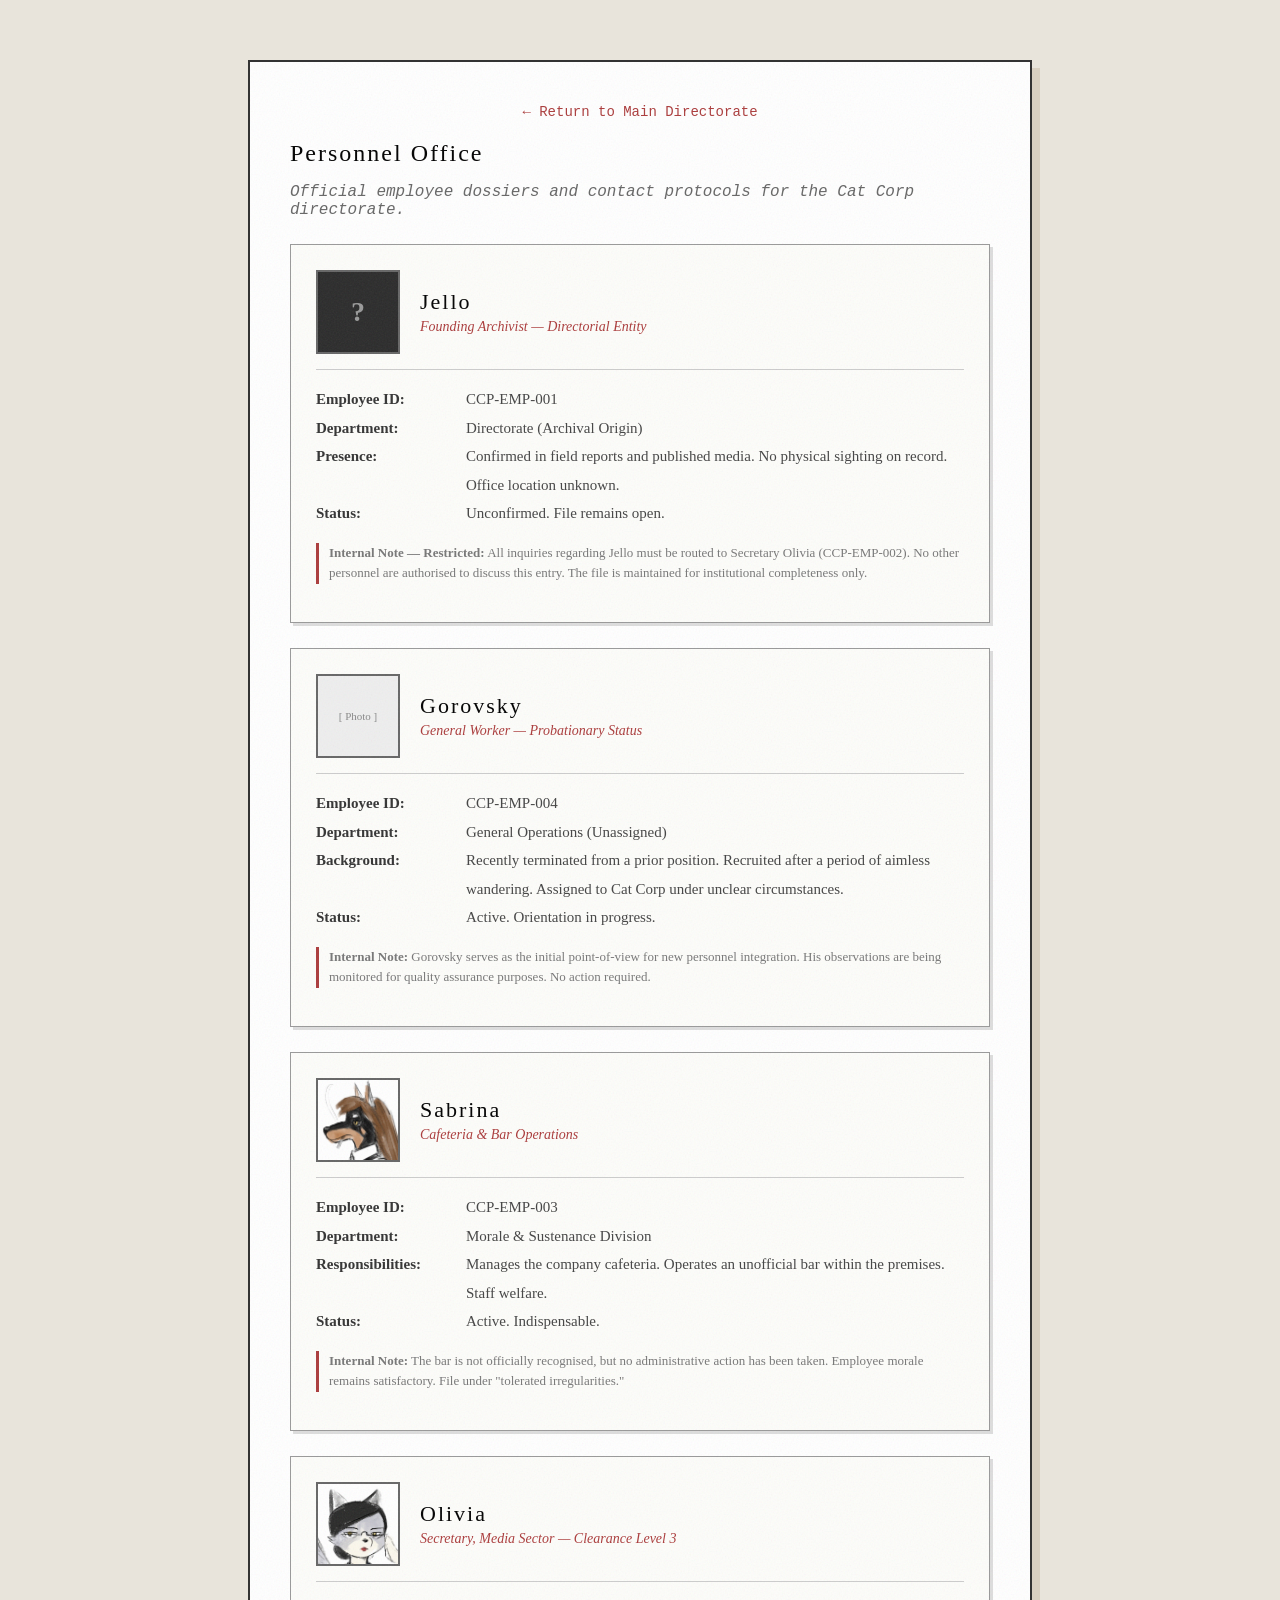
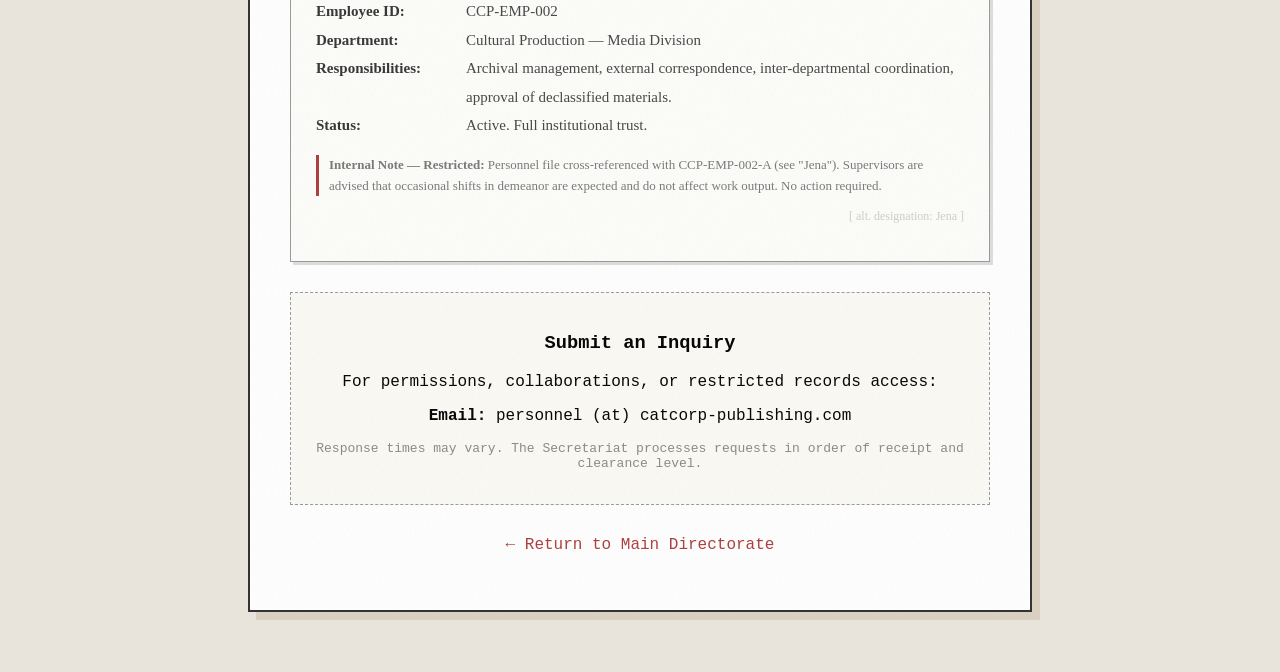
<file: personnel/index.html>
<!DOCTYPE html>
<html lang="en">
<head>
    <meta charset="UTF-8">
    <meta name="viewport" content="width=device-width, initial-scale=1.0">
    <title>Personnel Office — Cat Corp</title>
    <link rel="stylesheet" href="../style.css">
    <style>
        body {
            background: #e8e4db;
        }
        .archive-container {
            max-width: 700px;
            margin: 60px auto;
            padding: 40px;
            background: #fff;
            border: 2px solid #333;
            box-shadow: 8px 8px 0 #d9d0c1;
        }
        .reader-nav {
            text-align: center;
            margin-bottom: 20px;
        }
        .reader-nav a, .back-link {
            font-family: 'Courier New', monospace;
            color: #ab3b3b;
            text-decoration: none;
            font-size: 14px;
        }
        h2 {
            font-size: 24px;
            letter-spacing: 2px;
            margin-bottom: 5px;
            font-weight: normal;
        }
        .subtitle {
            color: #666;
            font-style: italic;
            margin-bottom: 25px;
            font-family: 'Courier New', monospace;
        }

        /* Dossier Cards */
        .dossier {
            border: 1px solid #999;
            background: #fdfdfa;
            padding: 25px;
            margin: 25px 0;
            box-shadow: 3px 3px 0 #ddd;
        }
        .dossier-header {
            display: flex;
            align-items: center;
            gap: 20px;
            border-bottom: 1px solid #ccc;
            padding-bottom: 15px;
            margin-bottom: 15px;
            flex-wrap: wrap;
        }
        .dossier-photo {
            width: 80px;
            height: 80px;
            border: 2px solid #666;
            background: #eee;
            display: flex;
            align-items: center;
            justify-content: center;
            font-size: 11px;
            color: #888;
            flex-shrink: 0;
        }
        .dossier-photo.silhouette {
            background: #2b2b2b;
            color: #999;
            font-size: 28px;
            font-weight: bold;
        }
        .dossier-name {
            font-size: 22px;
            letter-spacing: 2px;
            margin: 0;
            font-weight: normal;
        }
        .dossier-title {
            font-size: 14px;
            color: #ab3b3b;
            font-style: italic;
            margin: 4px 0 0 0;
        }
        .dossier-details {
            font-size: 15px;
            line-height: 1.9;
        }
        .dossier-details dt {
            font-weight: bold;
            float: left;
            width: 140px;
            clear: left;
            color: #333;
        }
        .dossier-details dd {
            margin-left: 150px;
            color: #444;
        }
        .dossier-note {
            margin-top: 15px;
            font-size: 13px;
            color: #777;
            border-left: 3px solid #ab3b3b;
            padding-left: 10px;
            line-height: 1.6;
        }
        .contact-box {
            background: #fbfaf5;
            border: 1px dashed #999;
            padding: 20px;
            margin: 30px 0;
            text-align: center;
            font-family: 'Courier New', monospace;
        }

        /* Mobile */
        @media (max-width: 600px) {
            .archive-container {
                margin: 20px;
                padding: 20px;
            }
            .dossier-header {
                flex-direction: column;
                text-align: center;
            }
            .dossier-photo {
                width: 70px;
                height: 70px;
                margin: 0 auto;
            }
            .dossier-name {
                font-size: 20px;
            }
            .dossier-details dt {
                float: none;
                width: auto;
                display: block;
                margin-top: 12px;
                font-size: 14px;
                font-weight: bold;
                color: #333;
            }
            .dossier-details dd {
                margin-left: 0;
                display: block;
                font-size: 14px;
                line-height: 1.7;
            }
            .dossier-note {
                font-size: 12px;
                line-height: 1.5;
            }
        }
    </style>
</head>
<body>
    <div class="archive-container">
        <div class="reader-nav">
            <a href="../index.html">← Return to Main Directorate</a>
        </div>

        <h2>Personnel Office</h2>
        <p class="subtitle">Official employee dossiers and contact protocols for the Cat Corp directorate.</p>

        <!-- Jello -->
        <div class="dossier">
            <div class="dossier-header">
                <div class="dossier-photo silhouette">?</div>
                <div>
                    <h3 class="dossier-name">Jello</h3>
                    <p class="dossier-title">Founding Archivist — Directorial Entity</p>
                </div>
            </div>
            <dl class="dossier-details">
                <dt>Employee ID:</dt>
                <dd>CCP-EMP-001</dd>
                <dt>Department:</dt>
                <dd>Directorate (Archival Origin)</dd>
                <dt>Presence:</dt>
                <dd>Confirmed in field reports and published media. No physical sighting on record. Office location unknown.</dd>
                <dt>Status:</dt>
                <dd>Unconfirmed. File remains open.</dd>
            </dl>
            <p class="dossier-note">
                <strong>Internal Note — Restricted:</strong> All inquiries regarding Jello must be routed to Secretary Olivia (CCP-EMP-002). No other personnel are authorised to discuss this entry. The file is maintained for institutional completeness only.
            </p>
        </div>

        <!-- Gorovsky -->
        <div class="dossier">
            <div class="dossier-header">
                <div class="dossier-photo">[ Photo ]</div>
                <div>
                    <h3 class="dossier-name">Gorovsky</h3>
                    <p class="dossier-title">General Worker — Probationary Status</p>
                </div>
            </div>
            <dl class="dossier-details">
                <dt>Employee ID:</dt>
                <dd>CCP-EMP-004</dd>
                <dt>Department:</dt>
                <dd>General Operations (Unassigned)</dd>
                <dt>Background:</dt>
                <dd>Recently terminated from a prior position. Recruited after a period of aimless wandering. Assigned to Cat Corp under unclear circumstances.</dd>
                <dt>Status:</dt>
                <dd>Active. Orientation in progress.</dd>
            </dl>
            <p class="dossier-note">
                <strong>Internal Note:</strong> Gorovsky serves as the initial point-of-view for new personnel integration. His observations are being monitored for quality assurance purposes. No action required.
            </p>
        </div>

        <!-- Sabrina -->
        <div class="dossier">
            <div class="dossier-header">
                <div class="dossier-photo">
                    <img src="../images/personnel/Sabrina.png" alt="Sabrina" style="width:100%; height:100%; object-fit:cover;">
                </div>
                <div>
                    <h3 class="dossier-name">Sabrina</h3>
                    <p class="dossier-title">Cafeteria & Bar Operations</p>
                </div>
            </div>
            <dl class="dossier-details">
                <dt>Employee ID:</dt>
                <dd>CCP-EMP-003</dd>
                <dt>Department:</dt>
                <dd>Morale & Sustenance Division</dd>
                <dt>Responsibilities:</dt>
                <dd>Manages the company cafeteria. Operates an unofficial bar within the premises. Staff welfare.</dd>
                <dt>Status:</dt>
                <dd>Active. Indispensable.</dd>
            </dl>
            <p class="dossier-note">
                <strong>Internal Note:</strong> The bar is not officially recognised, but no administrative action has been taken. Employee morale remains satisfactory. File under "tolerated irregularities."
            </p>
        </div>

        <!-- Olivia / Jena -->
        <div class="dossier">
            <div class="dossier-header">
                <div class="dossier-photo">
                    <img src="../images/personnel/Olivia.png" alt="Olivia" style="width:100%; height:100%; object-fit:cover;">
                </div>
                <div>
                    <h3 class="dossier-name">Olivia</h3>
                    <p class="dossier-title">Secretary, Media Sector — Clearance Level 3</p>
                </div>
            </div>
            <dl class="dossier-details">
                <dt>Employee ID:</dt>
                <dd>CCP-EMP-002</dd>
                <dt>Department:</dt>
                <dd>Cultural Production — Media Division</dd>
                <dt>Responsibilities:</dt>
                <dd>Archival management, external correspondence, inter-departmental coordination, approval of declassified materials.</dd>
                <dt>Status:</dt>
                <dd>Active. Full institutional trust.</dd>
            </dl>
            <p class="dossier-note">
                <strong>Internal Note — Restricted:</strong> Personnel file cross-referenced with CCP-EMP-002-A (see "Jena"). Supervisors are advised that occasional shifts in demeanor are expected and do not affect work output. No action required.
            </p>
            <p style="font-size:12px; color:#ccc; text-align:right; margin-top:10px;">
                <a href="#" style="color:#ccc; text-decoration:none;" title="CCP-EMP-002-A">[ alt. designation: Jena ]</a>
            </p>
        </div>

        <!-- Contact -->
        <div class="contact-box">
            <h3>Submit an Inquiry</h3>
            <p>For permissions, collaborations, or restricted records access:</p>
            <p><strong>Email:</strong> personnel (at) catcorp-publishing.com</p>
            <p style="font-size:13px; color:#888;">Response times may vary. The Secretariat processes requests in order of receipt and clearance level.</p>
        </div>

        <p style="text-align:center; margin-top:30px;">
            <a href="../index.html" style="font-family:'Courier New', monospace; color:#ab3b3b; text-decoration:none;">← Return to Main Directorate</a>
        </p>
    </div>
</body>
</html>
</file>
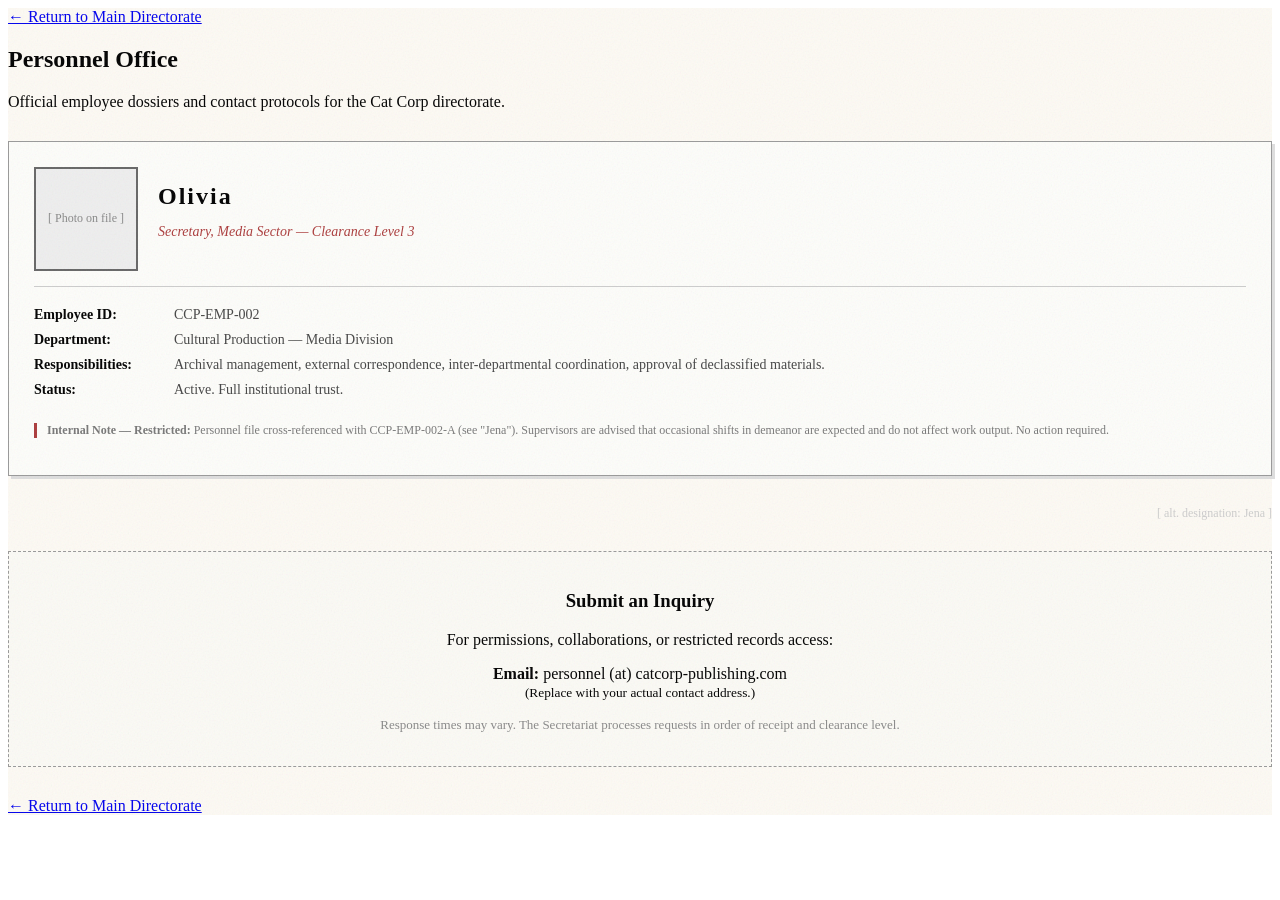
<file: personnels/index.html>
<!DOCTYPE html>
<html lang="en">
<head>
    <meta charset="UTF-8">
    <meta name="viewport" content="width=device-width, initial-scale=1.0">
    <title>Personnel Office — Cat Corp</title>
    <link rel="stylesheet" href="../style.css">
    <style>
        .dossier {
            border: 1px solid #999;
            background: #fdfdfa;
            padding: 25px;
            margin: 30px 0;
            box-shadow: 3px 3px 0 #ddd;
        }
        .dossier-header {
            display: flex;
            align-items: center;
            gap: 20px;
            border-bottom: 1px solid #ccc;
            padding-bottom: 15px;
            margin-bottom: 15px;
        }
        .dossier-photo {
            width: 100px;
            height: 100px;
            border: 2px solid #666;
            background: #eee;
            display: flex;
            align-items: center;
            justify-content: center;
            font-size: 12px;
            color: #888;
            /* Placeholder for a cat silhouette or photo later */
        }
        .dossier-name {
            font-size: 24px;
            letter-spacing: 2px;
            margin: 0;
        }
        .dossier-title {
            font-size: 14px;
            color: #ab3b3b;
            font-style: italic;
        }
        .dossier-details {
            font-size: 14px;
            line-height: 1.8;
        }
        .dossier-details dt {
            font-weight: bold;
            float: left;
            width: 130px;
            clear: left;
        }
        .dossier-details dd {
            margin-left: 140px;
            color: #444;
        }
        .note-jena {
            margin-top: 20px;
            font-size: 12px;
            color: #777;
            border-left: 3px solid #ab3b3b;
            padding-left: 10px;
        }
        .contact-box {
            background: #fbfaf5;
            border: 1px dashed #999;
            padding: 20px;
            margin: 30px 0;
            text-align: center;
        }
    </style>
</head>
<body>
    <div class="archive-container">
        <div class="reader-nav">
            <a href="../index.html" class="back-link">← Return to Main Directorate</a>
        </div>

        <h2>Personnel Office</h2>
        <p>Official employee dossiers and contact protocols for the Cat Corp directorate.</p>

        <!-- Olivia's Dossier -->
        <div class="dossier">
            <div class="dossier-header">
                <div class="dossier-photo">
                    [ Photo on file ]
                </div>
                <div>
                    <h3 class="dossier-name">Olivia</h3>
                    <p class="dossier-title">Secretary, Media Sector — Clearance Level 3</p>
                </div>
            </div>
            <dl class="dossier-details">
                <dt>Employee ID:</dt>
                <dd>CCP-EMP-002</dd>
                <dt>Department:</dt>
                <dd>Cultural Production — Media Division</dd>
                <dt>Responsibilities:</dt>
                <dd>Archival management, external correspondence, inter-departmental coordination, approval of declassified materials.</dd>
                <dt>Status:</dt>
                <dd>Active. Full institutional trust.</dd>
            </dl>
            <p class="note-jena">
                <strong>Internal Note — Restricted:</strong> Personnel file cross-referenced with CCP-EMP-002-A (see "Jena"). Supervisors are advised that occasional shifts in demeanor are expected and do not affect work output. No action required.
            </p>
        </div>

        <!-- Hidden Jena easter egg (linked but not listed prominently) -->
        <p style="font-size:12px; color:#ccc; text-align:right;">
            <a href="#" style="color:#ccc; text-decoration:none;" title="CCP-EMP-002-A">[ alt. designation: Jena ]</a>
        </p>

        <!-- Contact -->
        <div class="contact-box">
            <h3>Submit an Inquiry</h3>
            <p>For permissions, collaborations, or restricted records access:</p>
            <p><strong>Email:</strong> personnel (at) catcorp-publishing.com<br>
            <small>(Replace with your actual contact address.)</small></p>
            <p style="font-size:13px; color:#888;">Response times may vary. The Secretariat processes requests in order of receipt and clearance level.</p>
        </div>

        <div class="reader-nav">
            <a href="../index.html" class="back-link">← Return to Main Directorate</a>
        </div>
    </div>
</body>
</html>
</file>
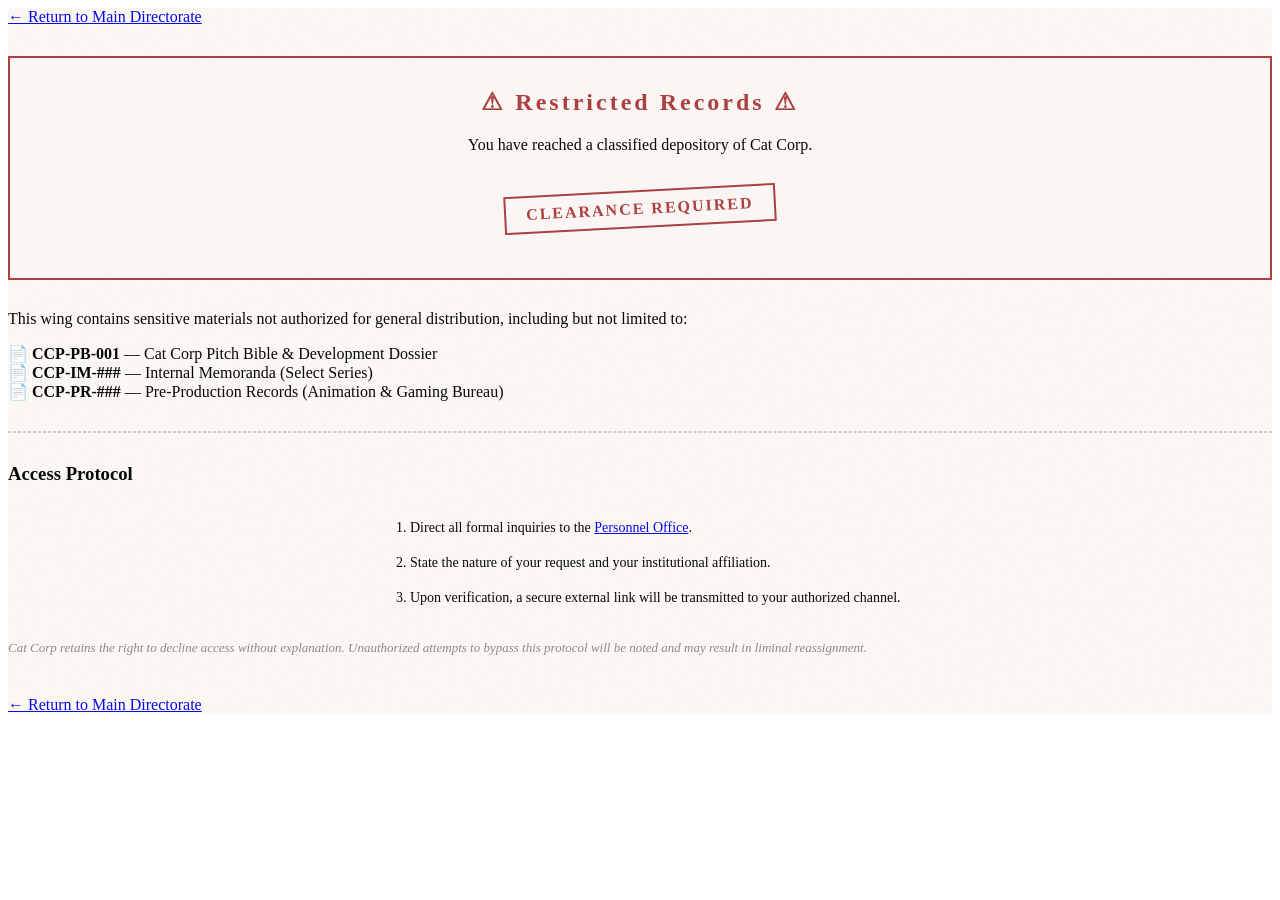
<file: Restricted Records.html>
<!DOCTYPE html>
<html lang="en">
<head>
    <meta charset="UTF-8">
    <meta name="viewport" content="width=device-width, initial-scale=1.0">
    <title>Restricted Records — Cat Corp</title>
    <link rel="stylesheet" href="../style.css">
    <style>
        .restricted-notice {
            border: 2px solid #ab3b3b;
            background: #fdf8f6;
            padding: 30px;
            margin: 30px 0;
            text-align: center;
        }
        .restricted-notice h2 {
            color: #ab3b3b;
            letter-spacing: 3px;
            margin-top: 0;
        }
        .protocol {
            text-align: left;
            margin: 30px auto;
            max-width: 500px;
            font-size: 14px;
            line-height: 1.8;
        }
        .protocol li {
            margin: 10px 0;
        }
        .clearance-stamp {
            display: inline-block;
            border: 2px solid #ab3b3b;
            padding: 8px 20px;
            color: #ab3b3b;
            font-weight: bold;
            letter-spacing: 2px;
            text-transform: uppercase;
            transform: rotate(-3deg);
            margin: 20px 0;
        }
    </style>
</head>
<body>
    <div class="archive-container">
        <div class="reader-nav">
            <a href="../index.html" class="back-link">← Return to Main Directorate</a>
        </div>

        <div class="restricted-notice">
            <h2>⚠ Restricted Records ⚠</h2>
            <p>You have reached a classified depository of Cat Corp.</p>
            <div class="clearance-stamp">Clearance Required</div>
        </div>

        <p>This wing contains sensitive materials not authorized for general distribution, including but not limited to:</p>

        <ul style="list-style: none; padding: 0;">
            <li>📄 <strong>CCP-PB-001</strong> — Cat Corp Pitch Bible & Development Dossier</li>
            <li>📄 <strong>CCP-IM-###</strong> — Internal Memoranda (Select Series)</li>
            <li>📄 <strong>CCP-PR-###</strong> — Pre-Production Records (Animation & Gaming Bureau)</li>
        </ul>

        <hr style="border: 1px dashed #ccc; margin: 30px 0;">

        <h3>Access Protocol</h3>
        <ol class="protocol">
            <li>Direct all formal inquiries to the <a href="../personnel/index.html">Personnel Office</a>.</li>
            <li>State the nature of your request and your institutional affiliation.</li>
            <li>Upon verification, a secure external link will be transmitted to your authorized channel.</li>
        </ol>

        <p style="font-size: 13px; color: #888; margin-top: 30px;">
            <em>Cat Corp retains the right to decline access without explanation. Unauthorized attempts to bypass this protocol will be noted and may result in liminal reassignment.</em>
        </p>

        <div class="reader-nav" style="margin-top: 40px;">
            <a href="../index.html" class="back-link">← Return to Main Directorate</a>
        </div>
    </div>
</body>
</html>
</file>
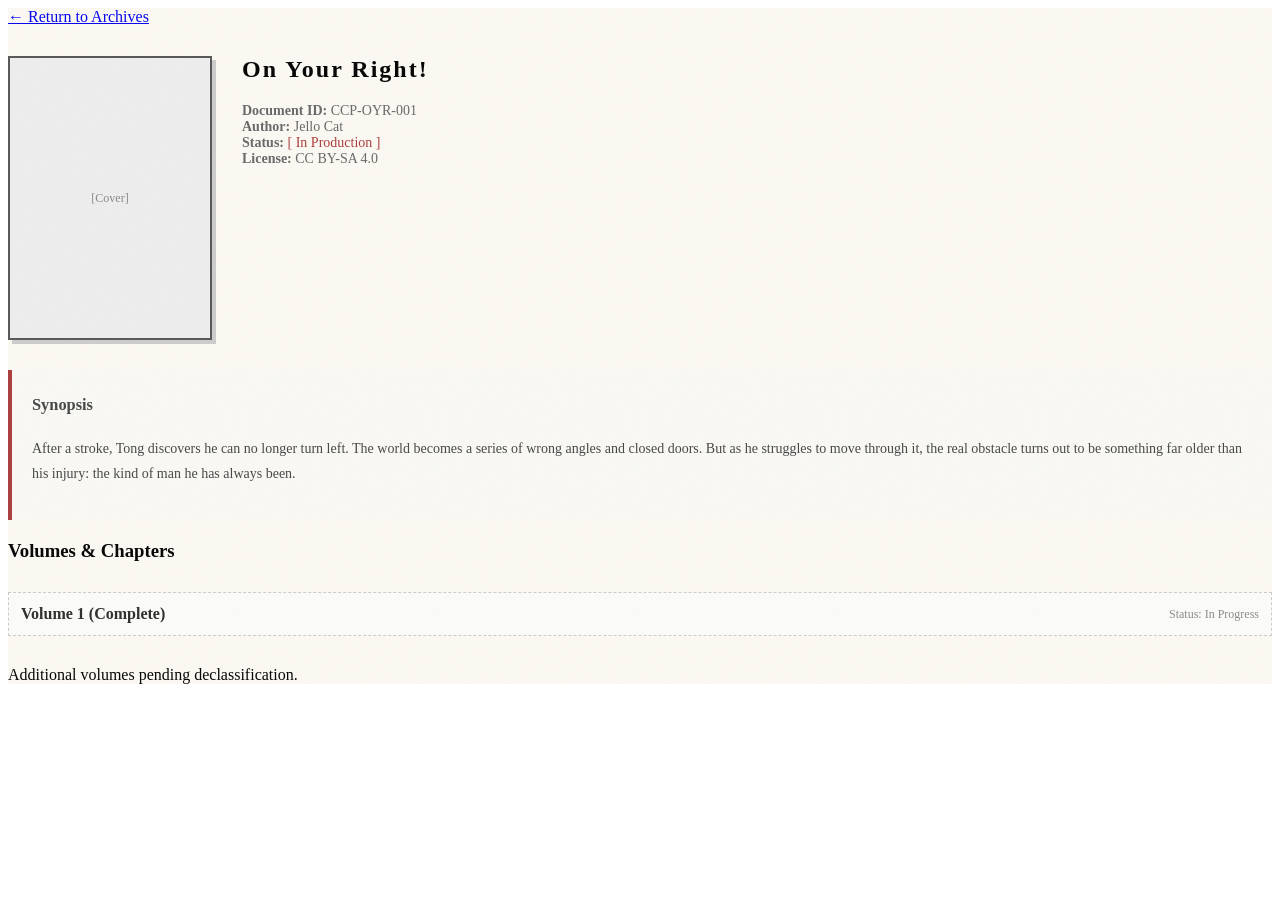
<file: archive/series/on-your-right.html>
<!DOCTYPE html>
<html lang="en">
<head>
    <meta charset="UTF-8">
    <meta name="viewport" content="width=device-width, initial-scale=1.0">
    <title>CCP-OYR-001: On Your Right! — Cat Corp</title>
    <link rel="stylesheet" href="../../style.css">
    <style>
        .series-header {
            display: flex;
            gap: 30px;
            margin: 30px 0;
            align-items: flex-start;
        }
        .series-cover-large {
            width: 200px;
            height: 280px;
            border: 2px solid #555;
            box-shadow: 4px 4px 0 #ccc;
            flex-shrink: 0;
            background: #eee;
            display: flex;
            align-items: center;
            justify-content: center;
            font-size: 12px;
            color: #888;
        }
        .series-cover-large img {
            width: 100%;
            height: 100%;
            object-fit: cover;
        }
        .series-meta {
            flex: 1;
        }
        .series-meta h2 {
            margin-top: 0;
            font-size: 24px;
            letter-spacing: 2px;
        }
        .synopsis {
            margin: 20px 0;
            padding: 20px;
            background: #fbfaf5;
            border-left: 4px solid #ab3b3b;
            font-size: 14px;
            line-height: 1.8;
            color: #444;
        }
        .chapter-list {
            margin: 30px 0;
            list-style: none;
            padding: 0;
        }
        .chapter-list li {
            margin: 10px 0;
            padding: 12px;
            border: 1px dashed #ccc;
            background: #fdfdfa;
            transition: background 0.2s;
        }
        .chapter-list li:hover {
            background: #f0ece1;
        }
        .chapter-list a {
            text-decoration: none;
            color: #2b2b2b;
            display: flex;
            justify-content: space-between;
            align-items: center;
        }
        .chapter-title {
            font-weight: bold;
        }
        .chapter-meta {
            font-size: 12px;
            color: #888;
        }
        .coming-soon {
            text-align: center;
            color: #888;
            font-style: italic;
            margin: 40px 0;
            padding: 30px;
            border: 2px dashed #ccc;
            background: #fdfaf4;
        }
        @media (max-width: 600px) {
            .series-header {
                flex-direction: column;
                align-items: center;
                text-align: center;
            }
            .series-cover-large {
                width: 150px;
                height: 210px;
            }
        }
    </style>
</head>
<body>
    <div class="archive-container">
        <div class="reader-nav">
            <a href="../index.html" class="back-link">← Return to Archives</a>
        </div>

        <!-- Series Header: Cover + Meta -->
        <div class="series-header">
            <div class="series-cover-large">
                <!-- Replace with actual cover image: <img src="../../images/oyr-cover.png" alt="On Your Right! Cover"> -->
                [Cover]
            </div>
            <div class="series-meta">
                <h2>On Your Right!</h2>
                <p style="color: #666; font-size: 14px;">
                    <strong>Document ID:</strong> CCP-OYR-001<br>
                    <strong>Author:</strong> Jello Cat<br>
                    <strong>Status:</strong> <span style="color: #ab3b3b;">[ In Production ]</span><br>
                    <strong>License:</strong> CC BY-SA 4.0
                </p>
            </div>
        </div>

        <!-- Synopsis -->
        <div class="synopsis">
            <h3 style="margin-top:0;">Synopsis</h3>
            <!-- You'll paste your own synopsis text here later -->
            <p>After a stroke, Tong discovers he can no longer turn left. The world becomes a series of wrong angles and closed doors. But as he struggles to move through it, the real obstacle turns out to be something far older than his injury: the kind of man he has always been.</p>
        </div>

        <!-- Chapter / Volume List -->
        <h3>Volumes & Chapters</h3>
        <ul class="chapter-list">
            <!-- For now, show "Coming Soon"; link to reader pages once they exist -->
            <li>
                <a href="#">
                    <span class="chapter-title">Volume 1 (Complete)</span>
                    <span class="chapter-meta">Status: In Progress</span>
                </a>
            </li>
        </ul>
        <p class="notice">Additional volumes pending declassification.</p>

        <!-- Optional: "Coming Soon" block if no chapters available -->
        <!--
        <div class="coming-soon">
            <p>No volumes have been declassified yet. The archive is being processed.<br>
            Check back later, or follow the <a href="../../personnel/index.html">Personnel Office</a> for updates.</p>
        </div>
        -->
    </div>
</body>
</html>
</file>
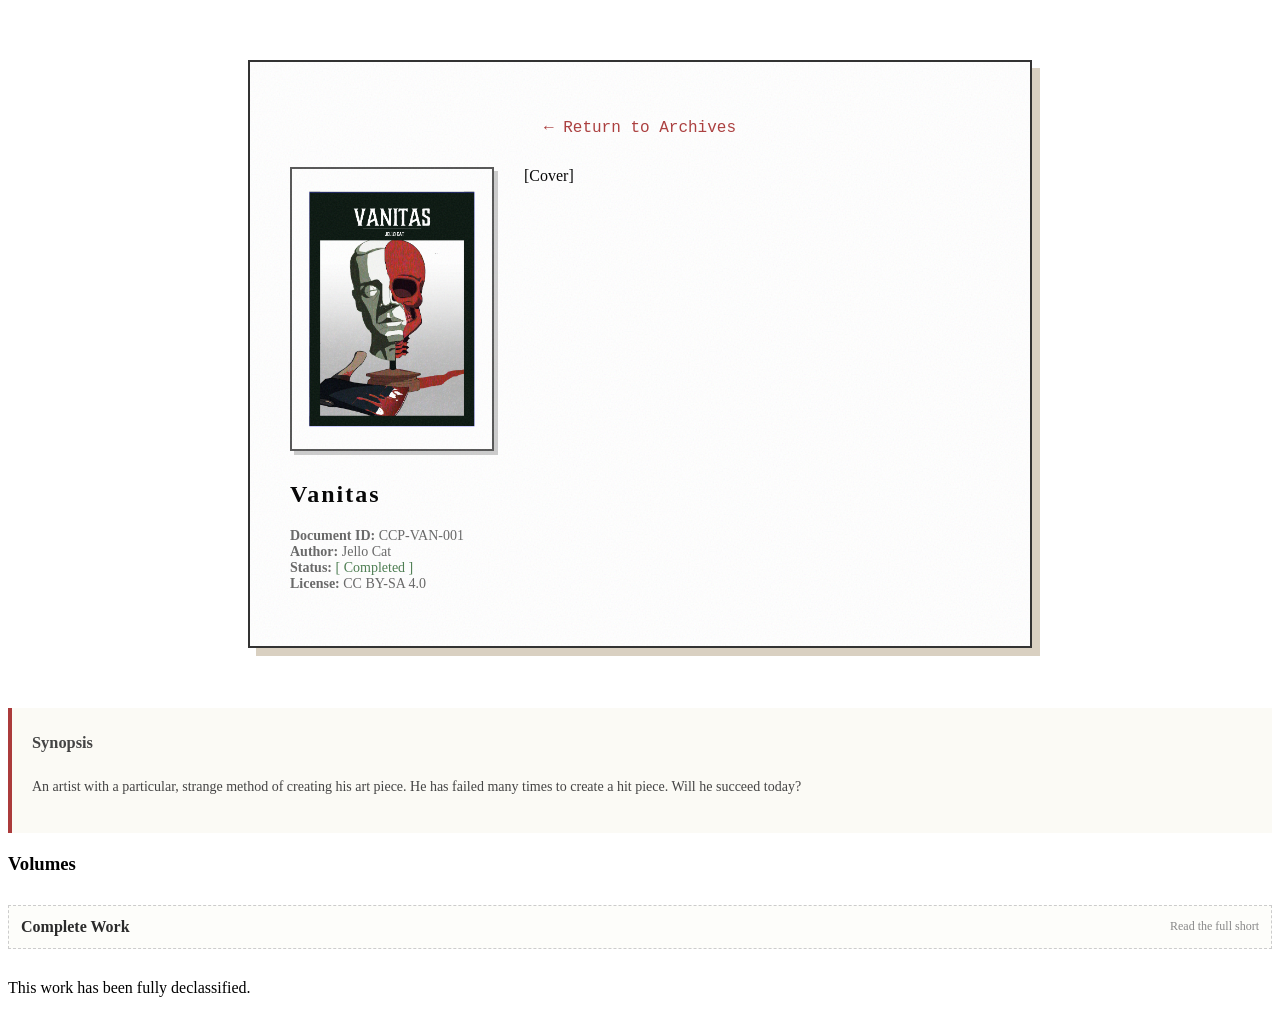
<file: archive/series/Vanitas.html>
<!DOCTYPE html>
<html lang="en">
<head>
    <meta charset="UTF-8">
    <meta name="viewport" content="width=device-width, initial-scale=1.0">
    <title>CCP-VAN-001: Vanitas — Cat Corp</title>
    <link rel="stylesheet" href="../../style.css">
    <style>
        .series-header {
            display: flex;
            gap: 30px;
            margin: 30px 0;
            align-items: flex-start;
        }
        .series-cover-large {
            width: 200px;
            height: 280px;
            border: 2px solid #555;
            box-shadow: 4px 4px 0 #ccc;
            flex-shrink: 0;
            background: #eee;
            display: flex;
            align-items: center;
            justify-content: center;
            font-size: 12px;
            color: #888;
        }
        .series-cover-large img {
            width: 100%;
            height: 100%;
            object-fit: cover;
        }
        .series-meta {
            flex: 1;
        }
        .series-meta h2 {
            margin-top: 0;
            font-size: 24px;
            letter-spacing: 2px;
        }
        .synopsis {
            margin: 20px 0;
            padding: 20px;
            background: #fbfaf5;
            border-left: 4px solid #ab3b3b;
            font-size: 14px;
            line-height: 1.8;
            color: #444;
        }
        .chapter-list {
            margin: 30px 0;
            list-style: none;
            padding: 0;
        }
        .chapter-list li {
            margin: 10px 0;
            padding: 12px;
            border: 1px dashed #ccc;
            background: #fdfdfa;
            transition: background 0.2s;
        }
        .chapter-list li:hover {
            background: #f0ece1;
        }
        .chapter-list a {
            text-decoration: none;
            color: #2b2b2b;
            display: flex;
            justify-content: space-between;
            align-items: center;
        }
        .chapter-title {
            font-weight: bold;
        }
        .chapter-meta {
            font-size: 12px;
            color: #888;
        }
        @media (max-width: 600px) {
            .series-header {
                flex-direction: column;
                align-items: center;
                text-align: center;
            }
            .series-cover-large {
                width: 150px;
                height: 210px;
            }
        }
    </style>
</head>
<body>
    <div class="archive-container" style="max-width:700px; margin:60px auto; padding:40px; background:#ffffff; border:2px solid #333; box-shadow:8px 8px 0 #d9d0c1;">
        <p style="text-align:center; margin-bottom:20px;">
            <a href="../index.html" style="font-family:'Courier New', monospace; color:#ab3b3b; text-decoration:none;">← Return to Archives</a>
        </p>

        <!-- Series Header -->
        <div class="series-header">
            <div class="series-cover-large">
                    <img src="../../images/vanitas/vanitas-001.jpg" alt="Vanitas Cover">
            </div>
                [Cover]
            </div>
            <div class="series-meta">
                <h2>Vanitas</h2>
                <p style="color: #666; font-size: 14px;">
                    <strong>Document ID:</strong> CCP-VAN-001<br>
                    <strong>Author:</strong> Jello Cat<br>
                    <strong>Status:</strong> <span style="color: #4a7c4f;">[ Completed ]</span><br>
                    <strong>License:</strong> CC BY-SA 4.0
                </p>
            </div>
        </div>

        <!-- Synopsis -->
        <div class="synopsis">
            <h3 style="margin-top:0;">Synopsis</h3>
            <p>An artist with a particular, strange method of creating his art piece. He has failed many times to create a hit piece. Will he succeed today?</p>
        </div>

        <!-- Volume List -->
        <h3>Volumes</h3>
        <ul class="chapter-list">
            <li>
                <a href="../volumes/vanitas.html">
                    <span class="chapter-title">Complete Work</span>
                    <span class="chapter-meta">Read the full short</span>
                </a>
            </li>
        </ul>
        <p class="notice">This work has been fully declassified.</p>
    </div>
</body>
</html>
</file>
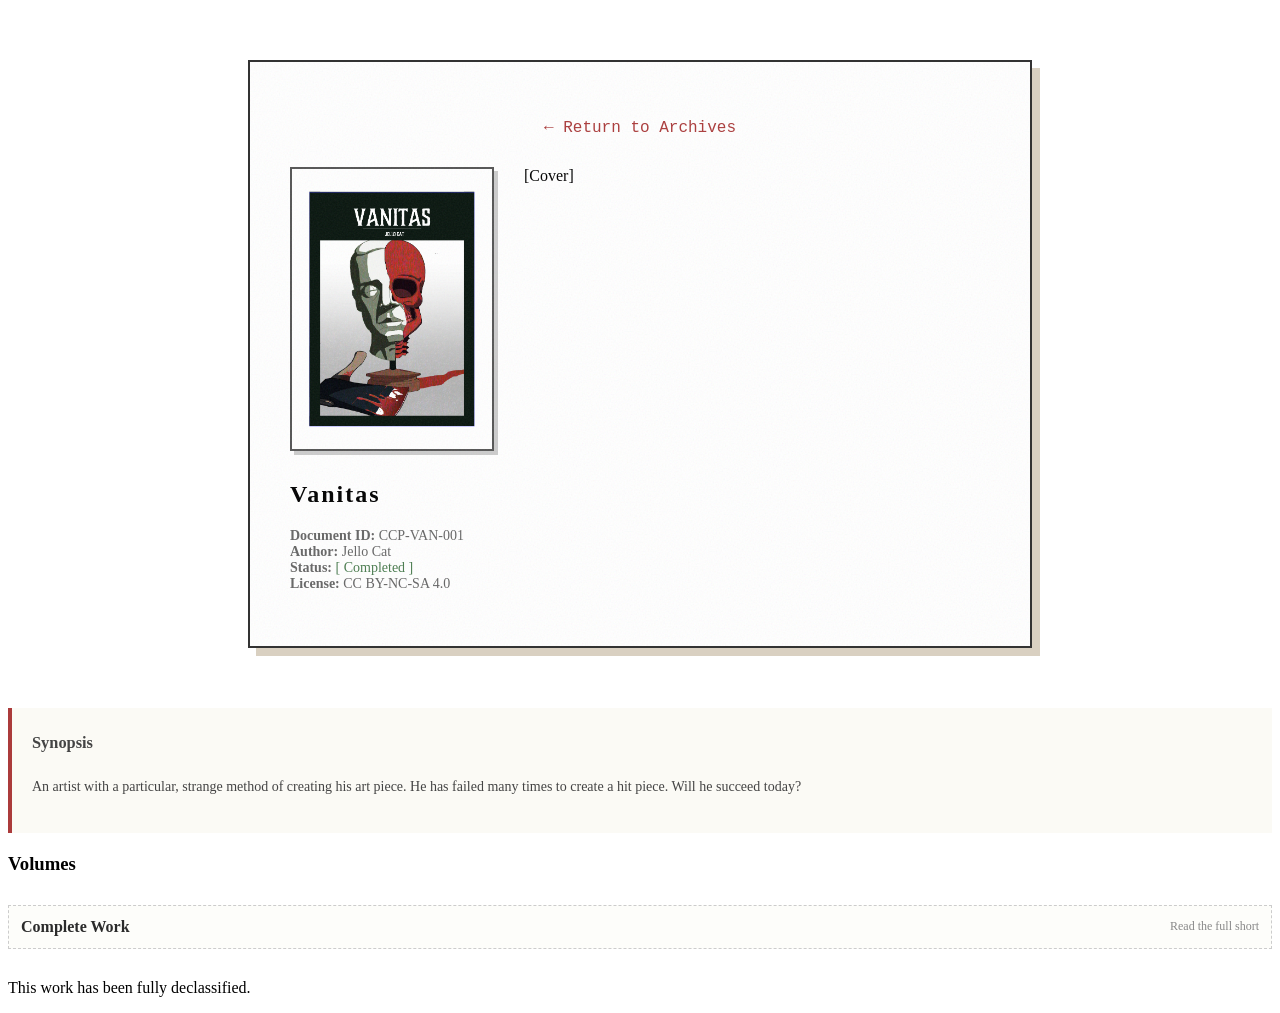
<file: archive/series/vanitas.html>
<!DOCTYPE html>
<html lang="en">
<head>
    <meta charset="UTF-8">
    <meta name="viewport" content="width=device-width, initial-scale=1.0">
    <title>CCP-VAN-001: Vanitas — Cat Corp</title>
    <link rel="stylesheet" href="../../style.css">
    <style>
        .series-header {
            display: flex;
            gap: 30px;
            margin: 30px 0;
            align-items: flex-start;
        }
        .series-cover-large {
            width: 200px;
            height: 280px;
            border: 2px solid #555;
            box-shadow: 4px 4px 0 #ccc;
            flex-shrink: 0;
            background: #eee;
            display: flex;
            align-items: center;
            justify-content: center;
            font-size: 12px;
            color: #888;
        }
        .series-cover-large img {
            width: 100%;
            height: 100%;
            object-fit: cover;
        }
        .series-meta {
            flex: 1;
        }
        .series-meta h2 {
            margin-top: 0;
            font-size: 24px;
            letter-spacing: 2px;
        }
        .synopsis {
            margin: 20px 0;
            padding: 20px;
            background: #fbfaf5;
            border-left: 4px solid #ab3b3b;
            font-size: 14px;
            line-height: 1.8;
            color: #444;
        }
        .chapter-list {
            margin: 30px 0;
            list-style: none;
            padding: 0;
        }
        .chapter-list li {
            margin: 10px 0;
            padding: 12px;
            border: 1px dashed #ccc;
            background: #fdfdfa;
            transition: background 0.2s;
        }
        .chapter-list li:hover {
            background: #f0ece1;
        }
        .chapter-list a {
            text-decoration: none;
            color: #2b2b2b;
            display: flex;
            justify-content: space-between;
            align-items: center;
        }
        .chapter-title {
            font-weight: bold;
        }
        .chapter-meta {
            font-size: 12px;
            color: #888;
        }
        @media (max-width: 600px) {
            .series-header {
                flex-direction: column;
                align-items: center;
                text-align: center;
            }
            .series-cover-large {
                width: 150px;
                height: 210px;
            }
        }
    </style>
</head>
<body>
    <div class="archive-container" style="max-width:700px; margin:60px auto; padding:40px; background:#ffffff; border:2px solid #333; box-shadow:8px 8px 0 #d9d0c1;">
        <p style="text-align:center; margin-bottom:20px;">
            <a href="../index.html" style="font-family:'Courier New', monospace; color:#ab3b3b; text-decoration:none;">← Return to Archives</a>
        </p>

        <!-- Series Header -->
        <div class="series-header">
            <div class="series-cover-large">
                    <img src="../../images/vanitas/vanitas-001.jpg" alt="Vanitas Cover">
            </div>
                [Cover]
            </div>
            <div class="series-meta">
                <h2>Vanitas</h2>
                <p style="color: #666; font-size: 14px;">
                    <strong>Document ID:</strong> CCP-VAN-001<br>
                    <strong>Author:</strong> Jello Cat<br>
                    <strong>Status:</strong> <span style="color: #4a7c4f;">[ Completed ]</span><br>
                    <strong>License:</strong> CC BY-NC-SA 4.0
                </p>
            </div>
        </div>

        <!-- Synopsis -->
        <div class="synopsis">
            <h3 style="margin-top:0;">Synopsis</h3>
            <p>An artist with a particular, strange method of creating his art piece. He has failed many times to create a hit piece. Will he succeed today?</p>
        </div>

        <!-- Volume List -->
        <h3>Volumes</h3>
        <ul class="chapter-list">
            <li>
                <a href="../volumes/vanitas.html">
                    <span class="chapter-title">Complete Work</span>
                    <span class="chapter-meta">Read the full short</span>
                </a>
            </li>
        </ul>
        <p class="notice">This work has been fully declassified.</p>
    </div>
</body>
</html>
</file>
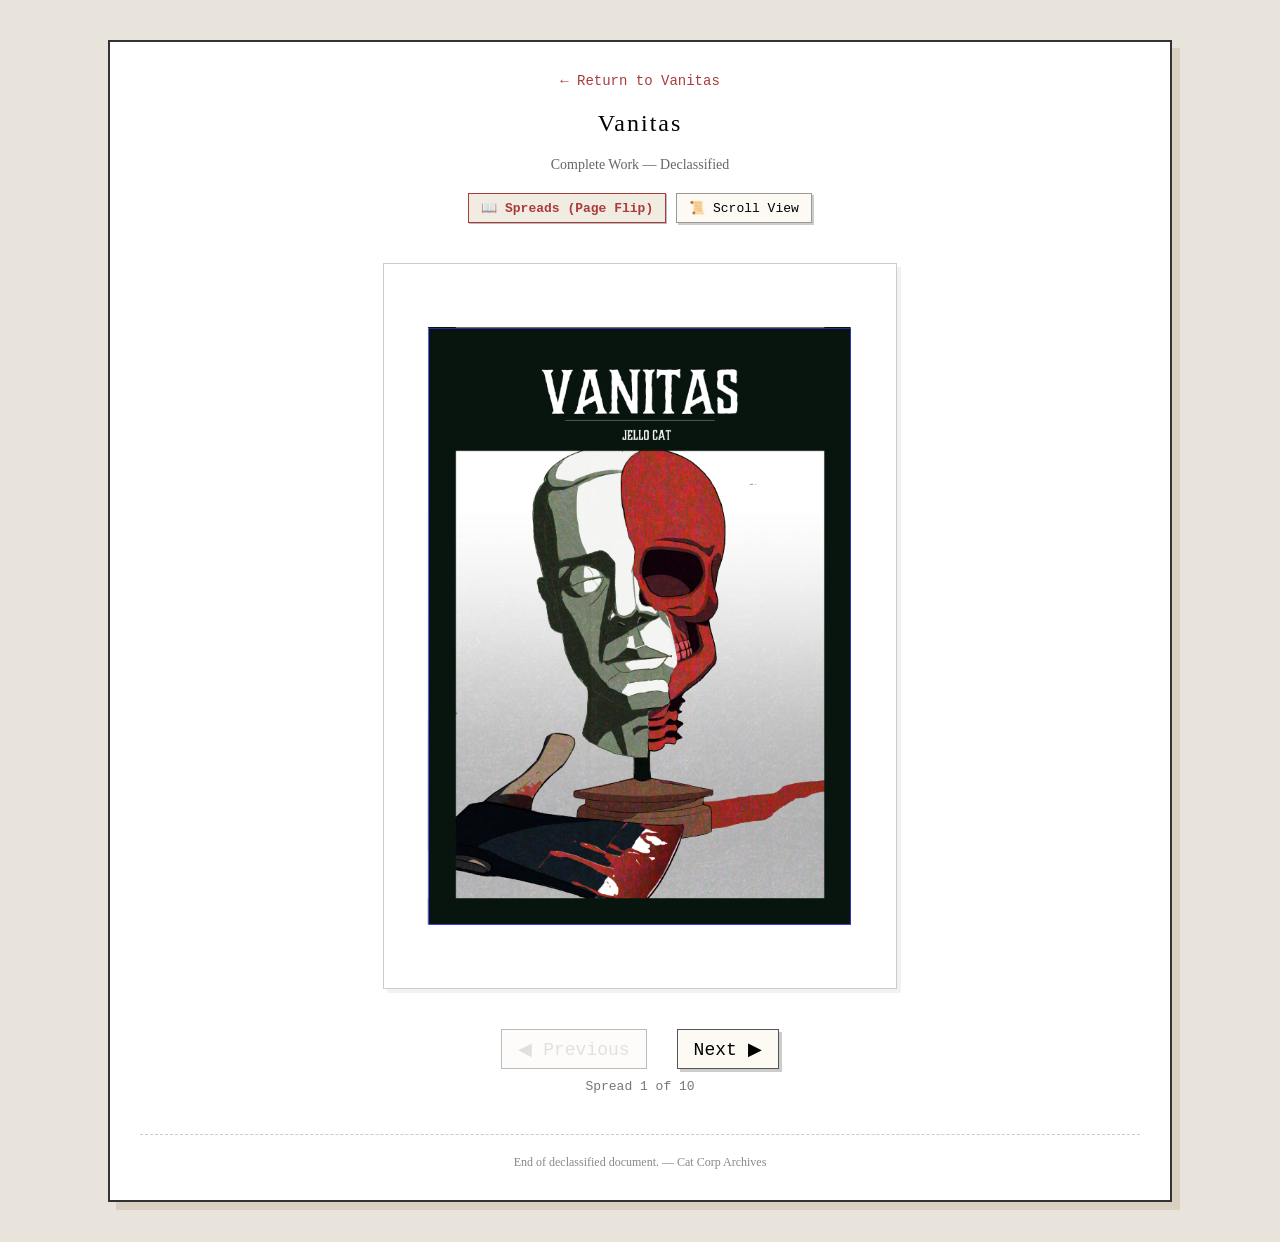
<file: archive/volumes/vanitas.html>
<!DOCTYPE html>
<html lang="en">
<head>
    <meta charset="UTF-8">
    <meta name="viewport" content="width=device-width, initial-scale=1.0">
    <title>CCP-VAN-001: Vanitas (Complete) — Cat Corp</title>
    <link rel="stylesheet" href="../../style.css">
    <style>
        body {
            background: #e8e4db;
        }
        .reader-container {
            max-width: 1000px;
            margin: 40px auto;
            padding: 30px;
            background: #fff;
            border: 2px solid #333;
            box-shadow: 8px 8px 0 #d9d0c1;
        }
        .reader-nav {
            text-align: center;
            margin-bottom: 20px;
            font-family: 'Courier New', monospace;
        }
        .reader-nav a {
            color: #ab3b3b;
            text-decoration: none;
            font-size: 14px;
        }
        .reader-toolbar {
            display: flex;
            justify-content: center;
            gap: 10px;
            margin-bottom: 20px;
            flex-wrap: wrap;
        }
        .reader-toolbar button {
            font-family: 'Courier New', monospace;
            font-size: 13px;
            padding: 6px 12px;
            background: #fdfaf4;
            border: 1px solid #999;
            cursor: pointer;
            box-shadow: 2px 2px 0 #ccc;
            transition: background 0.2s;
        }
        .reader-toolbar button.active {
            background: #f0ece1;
            box-shadow: 1px 1px 0 #bbb;
            border-color: #ab3b3b;
            color: #ab3b3b;
            font-weight: bold;
        }

        .spread-view {
            text-align: center;
        }
        .spread-container {
            display: flex;
            justify-content: center;
            align-items: flex-start;
            gap: 10px;
            margin: 20px 0;
        }
        .spread-container img {
            width: calc(50% - 5px);
            height: auto;
            border: 1px solid #ccc;
            box-shadow: 4px 4px 0 rgba(0,0,0,0.05);
            display: block;
            cursor: pointer;
        }
        .spread-container.single-cover img {
            width: auto;
            max-width: 70%;
        }
        .arrow-nav {
            display: flex;
            justify-content: center;
            gap: 30px;
            margin-top: 20px;
        }
        .arrow-nav button {
            font-family: 'Courier New', monospace;
            font-size: 18px;
            padding: 8px 16px;
            background: #fdfaf4;
            border: 1px solid #555;
            cursor: pointer;
            box-shadow: 3px 3px 0 #ccc;
            transition: background 0.2s;
        }
        .arrow-nav button:disabled {
            opacity: 0.4;
            cursor: default;
            box-shadow: none;
        }
        .page-indicator {
            font-family: 'Courier New', monospace;
            font-size: 13px;
            color: #777;
            margin-top: 10px;
        }

        #end-return-spread {
            display: none;
            margin-top: 20px;
        }
        #end-return-spread a {
            font-family: 'Courier New', monospace;
            font-size: 14px;
            padding: 6px 16px;
            background: #fdfaf4;
            border: 1px solid #ab3b3b;
            text-decoration: none;
            color: #ab3b3b;
            box-shadow: 2px 2px 0 #ccc;
            display: inline-block;
        }

        .scroll-view {
            text-align: center;
        }
        .scroll-page {
            margin-bottom: 30px;
        }
        .scroll-page img {
            max-width: 100%;
            height: auto;
            border: 1px solid #ccc;
            box-shadow: 4px 4px 0 rgba(0,0,0,0.05);
            display: inline-block;
        }
        .scroll-end-return {
            text-align: center;
            margin: 30px 0;
        }
        .scroll-end-return a {
            font-family: 'Courier New', monospace;
            font-size: 14px;
            padding: 6px 16px;
            background: #fdfaf4;
            border: 1px solid #ab3b3b;
            text-decoration: none;
            color: #ab3b3b;
            display: inline-block;
        }

        .end-note {
            text-align: center;
            font-size: 12px;
            color: #888;
            margin-top: 40px;
            padding-top: 20px;
            border-top: 1px dashed #ccc;
        }
    </style>
</head>
<body>
    <div class="reader-container">
        <div class="reader-nav">
            <a href="../series/vanitas.html">← Return to Vanitas</a>
        </div>

        <h2 style="text-align:center; font-weight:normal; letter-spacing:2px;">Vanitas</h2>
        <p style="text-align:center; color:#666; font-size:14px; margin-bottom:20px;">Complete Work — Declassified</p>

        <div class="reader-toolbar">
            <button id="btn-spread" class="active">📖 Spreads (Page Flip)</button>
            <button id="btn-scroll">📜 Scroll View</button>
        </div>

        <div id="spread-view" class="spread-view">
            <div id="spread-display" class="spread-container"></div>
            <div class="arrow-nav">
                <button id="prev-spread">◀ Previous</button>
                <button id="next-spread">Next ▶</button>
            </div>
            <div class="page-indicator" id="spread-indicator"></div>
            <div id="end-return-spread">
                <a href="../series/vanitas.html">↺ Return to Title Page</a>
            </div>
        </div>

        <div id="scroll-view" class="scroll-view" style="display:none;"></div>

        <div class="end-note">
            End of declassified document. — Cat Corp Archives
        </div>
    </div>

    <script>
        (function() {
            const imageBase = "../../images/vanitas/";

            const allPages = Array.from({ length: 19 }, (_, i) => {
                const num = String(i + 1).padStart(3, '0');
                return `vanitas-${num}.jpg`;
            });

            const desktopSpreads = [
                [allPages[0]],
                [allPages[1], allPages[2]],
                [allPages[3], allPages[4]],
                [allPages[5], allPages[6]],
                [allPages[7], allPages[8]],
                [allPages[9], allPages[10]],
                [allPages[11], allPages[12]],
                [allPages[13], allPages[14]],
                [allPages[15], allPages[16]],
                [allPages[17], allPages[18]]
            ];

            const mobilePages = allPages.map(p => [p]);

            const mobileQuery = window.matchMedia('(max-width: 600px)');
            let isMobile = mobileQuery.matches;

            let currentSpreadIdx = 0;
            let currentPageIdx = 0;

            const spreadView = document.getElementById("spread-view");
            const scrollView = document.getElementById("scroll-view");
            const spreadDisplay = document.getElementById("spread-display");
            const prevBtn = document.getElementById("prev-spread");
            const nextBtn = document.getElementById("next-spread");
            const indicator = document.getElementById("spread-indicator");
            const btnSpread = document.getElementById("btn-spread");
            const btnScroll = document.getElementById("btn-scroll");
            const endReturnDiv = document.getElementById("end-return-spread");

            function getCurrentData() {
                if (isMobile) {
                    return { dataset: mobilePages, idx: currentPageIdx, total: mobilePages.length, label: 'Page' };
                } else {
                    return { dataset: desktopSpreads, idx: currentSpreadIdx, total: desktopSpreads.length, label: 'Spread' };
                }
            }

            function syncIndices(mobilenow) {
                if (mobilenow) {
                    if (currentSpreadIdx === 0) {
                        currentPageIdx = 0;
                    } else {
                        currentPageIdx = 2 * currentSpreadIdx - 1;
                    }
                } else {
                    if (currentPageIdx === 0) {
                        currentSpreadIdx = 0;
                    } else {
                        currentSpreadIdx = Math.floor((currentPageIdx + 1) / 2);
                    }
                }
            }

            function goPrev() {
                if (isMobile) {
                    if (currentPageIdx > 0) {
                        currentPageIdx--;
                        render();
                    }
                } else {
                    if (currentSpreadIdx > 0) {
                        currentSpreadIdx--;
                        render();
                    }
                }
            }

            function goNext() {
                const { dataset, idx } = getCurrentData();
                if (idx < dataset.length - 1) {
                    if (isMobile) {
                        currentPageIdx++;
                    } else {
                        currentSpreadIdx++;
                    }
                    render();
                }
            }

            function attachSpreadClickHandlers(container) {
                const images = container.querySelectorAll('img');
                if (images.length === 1) {
                    images[0].addEventListener('click', function(e) {
                        const rect = this.getBoundingClientRect();
                        const clickX = e.clientX - rect.left;
                        if (clickX < rect.width / 2) {
                            goPrev();
                        } else {
                            goNext();
                        }
                    });
                } else if (images.length === 2) {
                    images[0].addEventListener('click', goPrev);
                    images[1].addEventListener('click', goNext);
                }
            }

            function render() {
                const { dataset, idx, total, label } = getCurrentData();
                const images = dataset[idx];
                const isSingle = images.length === 1;

                let containerClass = 'spread-container';
                if (isSingle) containerClass += ' single-cover';

                let html = `<div class="${containerClass}">`;
                images.forEach(src => {
                    html += `<img src="${imageBase}${src}" alt="Page">`;
                });
                html += `</div>`;
                spreadDisplay.innerHTML = html;

                prevBtn.disabled = (idx === 0);
                nextBtn.disabled = (idx === total - 1);
                indicator.textContent = `${label} ${idx + 1} of ${total}`;

                if (idx === total - 1) {
                    endReturnDiv.style.display = 'block';
                } else {
                    endReturnDiv.style.display = 'none';
                }

                attachSpreadClickHandlers(spreadDisplay);
            }

            function buildScrollView() {
                let html = '';
                allPages.forEach((src, i) => {
                    html += `<div class="scroll-page"><img src="${imageBase}${src}" alt="Page ${i+1}"></div>`;
                });
                html += `<div class="scroll-end-return">
                            <a href="../series/vanitas.html">↺ Return to Title Page</a>
                         </div>`;
                scrollView.innerHTML = html;
            }

            // Keyboard navigation
            document.addEventListener('keydown', function(e) {
                if (spreadView.style.display === 'none') return;
                if (e.key === 'ArrowLeft') {
                    e.preventDefault();
                    goPrev();
                } else if (e.key === 'ArrowRight') {
                    e.preventDefault();
                    goNext();
                }
            });

            prevBtn.addEventListener('click', goPrev);
            nextBtn.addEventListener('click', goNext);

            btnSpread.addEventListener('click', () => {
                spreadView.style.display = 'block';
                scrollView.style.display = 'none';
                btnSpread.classList.add('active');
                btnScroll.classList.remove('active');
                render();
            });

            btnScroll.addEventListener('click', () => {
                spreadView.style.display = 'none';
                scrollView.style.display = 'block';
                btnScroll.classList.add('active');
                btnSpread.classList.remove('active');
                if (scrollView.children.length === 0) {
                    buildScrollView();
                }
            });

            mobileQuery.addEventListener('change', (e) => {
                const newIsMobile = e.matches;
                if (newIsMobile !== isMobile) {
                    syncIndices(newIsMobile);
                    isMobile = newIsMobile;
                    render();
                }
            });

            render();
        })();
    </script>
</body>
</html>
</file>
<file: style.css>
/* --- Hub-specific styles --- */

.hub-container {
    max-width: 900px;
    margin: 50px auto;
    padding: 40px;
    background: #ffffff;
    border: 3px solid #2b2b2b;
    box-shadow: 12px 12px 0 #d9d0c1;
}

header {
    text-align: center;
    margin-bottom: 50px;
    border-bottom: 4px double #666;
    padding-bottom: 25px;
}

.logo-large {
    width: 140px;
    height: auto;
    margin-bottom: 20px;
    filter: grayscale(100%) contrast(130%);
}

.subtitle2 {
    font-size: 13px;
    color: #777;
    letter-spacing: 1px;
    font-style: italic;
}

.directorate {
    display: grid;
    grid-template-columns: repeat(auto-fit, minmax(250px, 1fr));
    gap: 24px;
    margin: 40px 0;
}

.dept-card {
    border: 2px solid #555;
    padding: 20px;
    background: #fcfaf5;
    box-shadow: 4px 4px 0 #ccc;
    transition: background 0.2s, box-shadow 0.2s;
}

.dept-card:hover {
    background: #f0ece1;
    box-shadow: 6px 6px 0 #bbb;
}

.dept-card a {
    text-decoration: none;
    color: #2b2b2b;
    display: block;
}

.dept-card h2 {
    margin-top: 0;
    font-size: 20px;
    letter-spacing: 2px;
    border-bottom: 1px solid #999;
    padding-bottom: 6px;
}

.dept-card p {
    font-size: 14px;
    color: #555;
    line-height: 1.5;
}

.status {
    display: block;
    margin-top: 12px;
    font-size: 13px;
    font-weight: bold;
    text-transform: uppercase;
    color: #ab3b3b;
}

.dept-card.restricted .status {
    color: #888;
    font-style: italic;
}

footer {
    text-align: center;
    font-size: 12px;
    color: #888;
    border-top: 1px dashed #ccc;
    padding-top: 25px;
    margin-top: 40px;
}
/* Optional: Apply a subtle paper-noise texture to the main content blocks */
.archive-container,
.charter-document {
    position: relative;
    background-color: #fdfaf4; /* Slightly warm paper base */
}

.archive-container::before,
.charter-document::before {
    content: "";
    position: absolute;
    top: 0;
    left: 0;
    width: 100%;
    height: 100%;
    pointer-events: none; /* Allows clicks through */
    opacity: 0.08; /* Very subtle — increase for more grit */
    z-index: 1;

    /* The noise texture as an inline SVG filter */
    background-image: url("data:image/svg+xml,%3Csvg viewBox='0 0 200 200' xmlns='http://www.w3.org/2000/svg'%3E%3Cfilter id='noiseFilter'%3E%3CfeTurbulence type='fractalNoise' baseFrequency='0.65' numOctaves='3' stitchTiles='stitch'/%3E%3C/filter%3E%3Crect width='100%25' height='100%25' filter='url(%23noiseFilter)' opacity='1'/%3E%3C/svg%3E");
    background-repeat: repeat;
    background-size: 200px 200px;
}
/* ---------- Vintage Black Clocks ---------- */
.clock-panel {
  display: flex;
  justify-content: center;
  gap: 40px;
  margin: 30px 0;
  flex-wrap: wrap;
}
.clock-wrapper {
  text-align: center;
}
.clock-label {
  font-family: 'Courier New', monospace;
  font-size: 12px;
  letter-spacing: 1px;
  color: #555;
  margin-bottom: 8px;
  text-transform: uppercase;
}
.vintage-clock {
  width: 140px;
  height: 140px;
  border-radius: 50%;
  background: radial-gradient(circle at 50% 50%, #1a1a1a 0%, #000 90%);
  border: 3px solid #c9b16e;         /* aged brass/gold rim */
  box-shadow: 
    inset 0 0 20px rgba(0,0,0,0.8),
    4px 4px 0 rgba(0,0,0,0.3);
  position: relative;
  display: inline-block;
  /* subtle paper‑grit overlay */
  background-image: url("data:image/svg+xml,%3Csvg viewBox='0 0 200 200' xmlns='http://www.w3.org/2000/svg'%3E%3Cfilter id='noise'%3E%3CfeTurbulence type='fractalNoise' baseFrequency='0.65' numOctaves='3' stitchTiles='stitch'/%3E%3C/filter%3E%3Crect width='100%25' height='100%25' filter='url(%23noise)' opacity='0.08'/%3E%3C/svg%3E");
}
.clock-face {
  width: 100%;
  height: 100%;
  position: relative;
}
/* Hands */
.hour-hand, .minute-hand, .second-hand {
  position: absolute;
  bottom: 50%;
  left: 50%;
  transform-origin: bottom center;
  background: #d4c4a8;               /* pale gold / aged ivory */
  box-shadow: 0 0 4px rgba(0,0,0,0.5);
  border-radius: 2px;
}
.hour-hand {
  width: 4px;
  height: 30px;
  margin-left: -2px;
  background: #e6d7b4;
}
.minute-hand {
  width: 3px;
  height: 45px;
  margin-left: -1.5px;
  background: #d4c4a8;
}
.second-hand {
  width: 1px;
  height: 55px;
  margin-left: -0.5px;
  background: #c0392b;              /* subtle red */
  box-shadow: 0 0 2px #c0392b;
}
.center-dot {
  position: absolute;
  top: 50%;
  left: 50%;
  width: 8px;
  height: 8px;
  background: #c9b16e;
  border-radius: 50%;
  transform: translate(-50%, -50%);
  box-shadow: 0 0 6px rgba(0,0,0,0.8);
}
</file>
